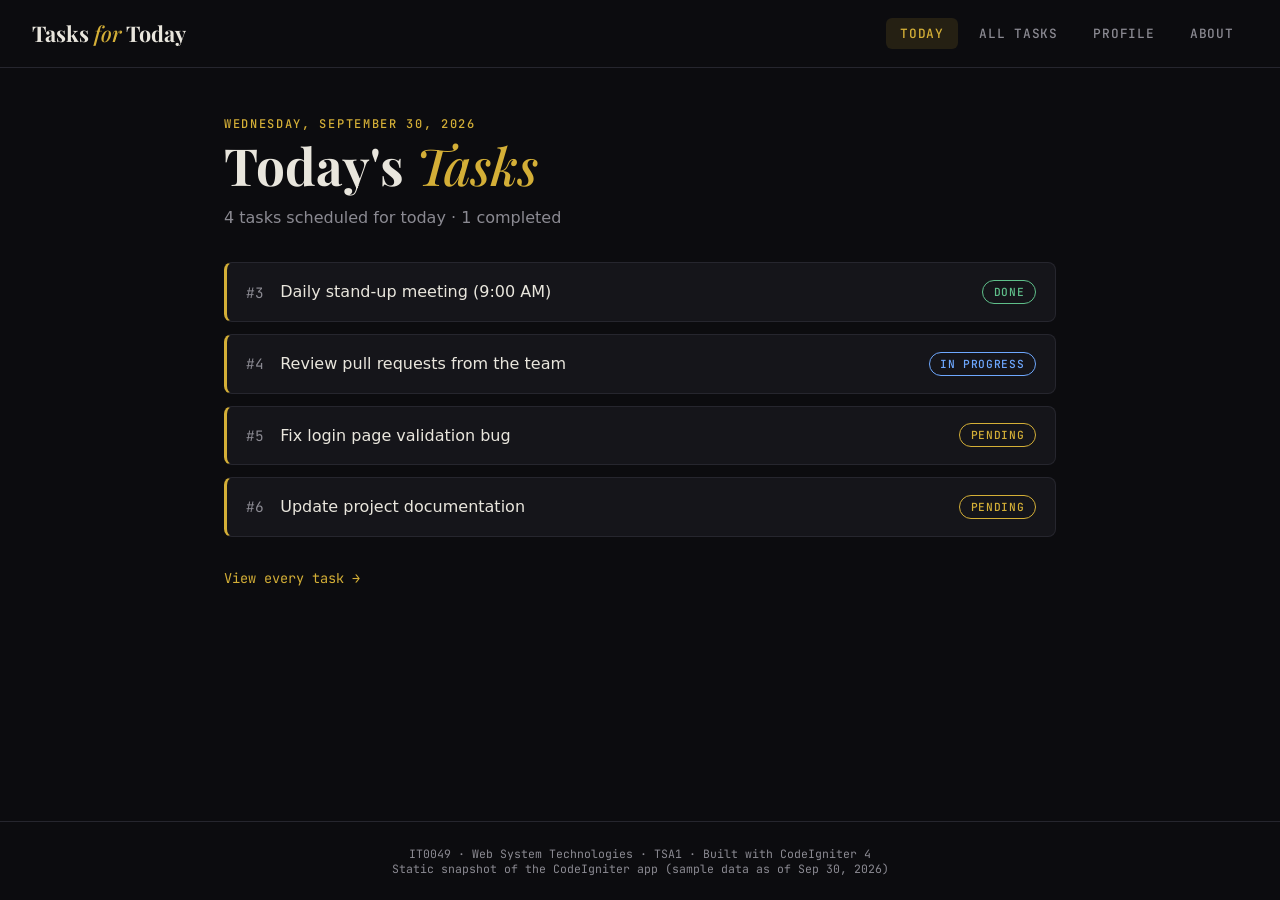
<file: docs/index.html>
<!DOCTYPE html>
<html lang="en">
<head>
    <meta charset="UTF-8">
    <meta name="viewport" content="width=device-width, initial-scale=1">
    <title>Tasks for Today · Tasks for Today</title>
    <link rel="preconnect" href="https://fonts.googleapis.com">
    <link href="https://fonts.googleapis.com/css2?family=JetBrains+Mono:wght@400;500&family=Playfair+Display:wght@500;700&display=swap" rel="stylesheet">
    <link rel="stylesheet" href="assets/css/style.css">
</head>
<body>
    <header class="topbar">
        <a class="brand" href="index.html">Tasks <em>for</em> Today</a>
        <nav>
            <a href="index.html" class="active">Today</a>
            <a href="tasks.html" class="">All Tasks</a>
            <a href="profile.html" class="">Profile</a>
            <a href="about.html" class="">About</a>
        </nav>
    </header>

    <main class="wrap">
<p class="eyebrow">Wednesday, September 30, 2026</p>
<h1>Today's <em>Tasks</em></h1>
<p class="lead">4 tasks scheduled for today · 1 completed</p>
<ul class="cards">
            <li class="card">
                <span class="mono idx">#3</span>
                <span class="title">Daily stand-up meeting (9:00 AM)</span>
                <span class="badge done">done</span>
            </li>
            <li class="card">
                <span class="mono idx">#4</span>
                <span class="title">Review pull requests from the team</span>
                <span class="badge in-progress">in progress</span>
            </li>
            <li class="card">
                <span class="mono idx">#5</span>
                <span class="title">Fix login page validation bug</span>
                <span class="badge pending">pending</span>
            </li>
            <li class="card">
                <span class="mono idx">#6</span>
                <span class="title">Update project documentation</span>
                <span class="badge pending">pending</span>
            </li>
</ul>
<p class="hint"><a href="tasks.html">View every task →</a></p>
    </main>

    <footer class="foot">IT0049 · Web System Technologies · TSA1 · Built with CodeIgniter 4<br>Static snapshot of the CodeIgniter app (sample data as of Sep 30, 2026)</footer>
</body>
</html>
</file>
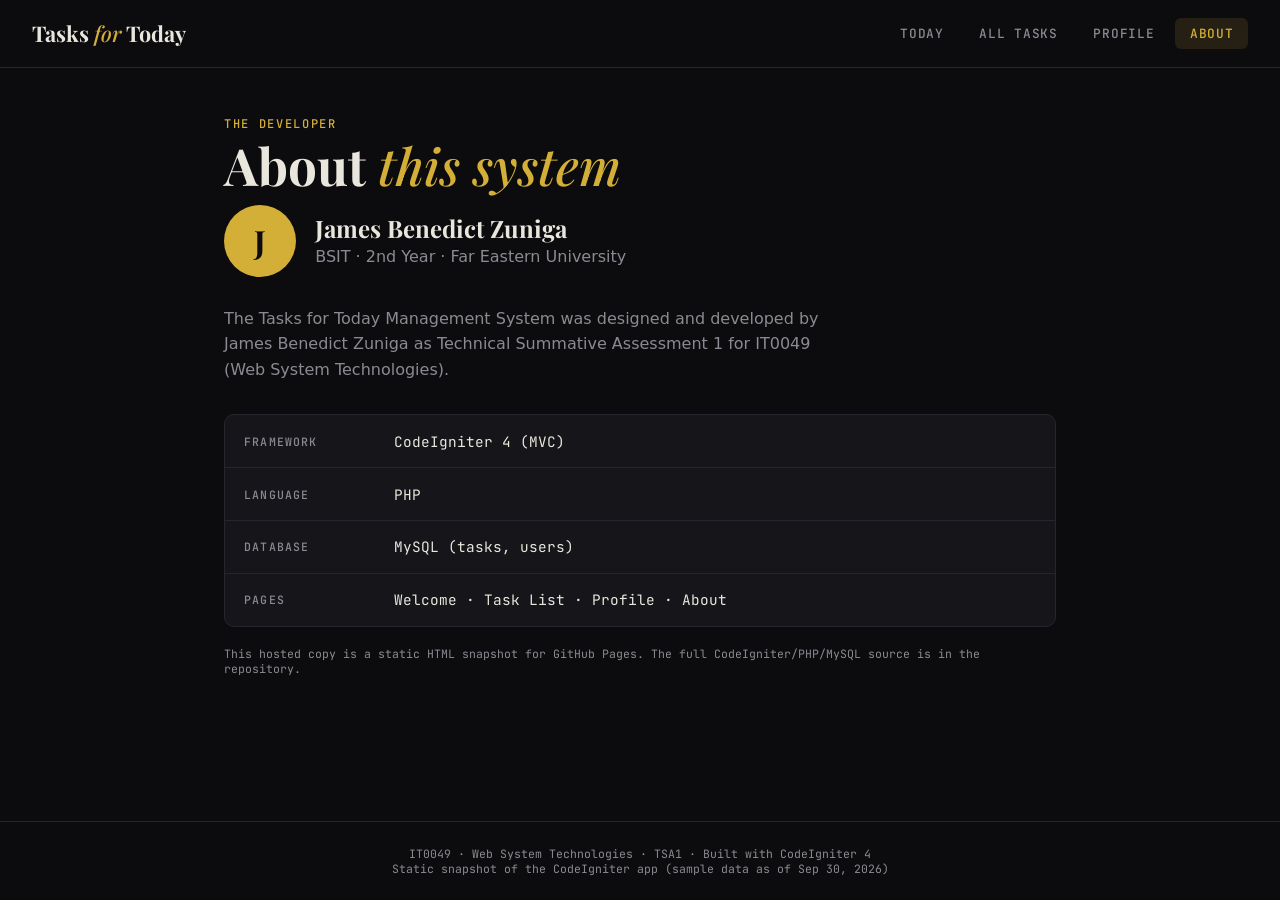
<file: docs/about.html>
<!DOCTYPE html>
<html lang="en">
<head>
    <meta charset="UTF-8">
    <meta name="viewport" content="width=device-width, initial-scale=1">
    <title>About · Tasks for Today</title>
    <link rel="preconnect" href="https://fonts.googleapis.com">
    <link href="https://fonts.googleapis.com/css2?family=JetBrains+Mono:wght@400;500&family=Playfair+Display:wght@500;700&display=swap" rel="stylesheet">
    <link rel="stylesheet" href="assets/css/style.css">
</head>
<body>
    <header class="topbar">
        <a class="brand" href="index.html">Tasks <em>for</em> Today</a>
        <nav>
            <a href="index.html" class="">Today</a>
            <a href="tasks.html" class="">All Tasks</a>
            <a href="profile.html" class="">Profile</a>
            <a href="about.html" class="active">About</a>
        </nav>
    </header>

    <main class="wrap">
<p class="eyebrow">The developer</p>
<h1>About <em>this system</em></h1>
<div class="profile">
    <div class="avatar">J</div>
    <div>
        <h2>James Benedict Zuniga</h2>
        <p class="muted">BSIT · 2nd Year · Far Eastern University</p>
    </div>
</div>
<p class="lead">
    The Tasks for Today Management System was designed and developed by James Benedict Zuniga
    as Technical Summative Assessment 1 for IT0049 (Web System Technologies).
</p>
<dl class="facts">
    <dt>Framework</dt> <dd class="mono">CodeIgniter 4 (MVC)</dd>
    <dt>Language</dt>  <dd class="mono">PHP</dd>
    <dt>Database</dt>  <dd class="mono">MySQL (tasks, users)</dd>
    <dt>Pages</dt>     <dd class="mono">Welcome · Task List · Profile · About</dd>
</dl>
<p class="snap">This hosted copy is a static HTML snapshot for GitHub Pages. The full CodeIgniter/PHP/MySQL source is in the repository.</p>
    </main>

    <footer class="foot">IT0049 · Web System Technologies · TSA1 · Built with CodeIgniter 4<br>Static snapshot of the CodeIgniter app (sample data as of Sep 30, 2026)</footer>
</body>
</html>
</file>
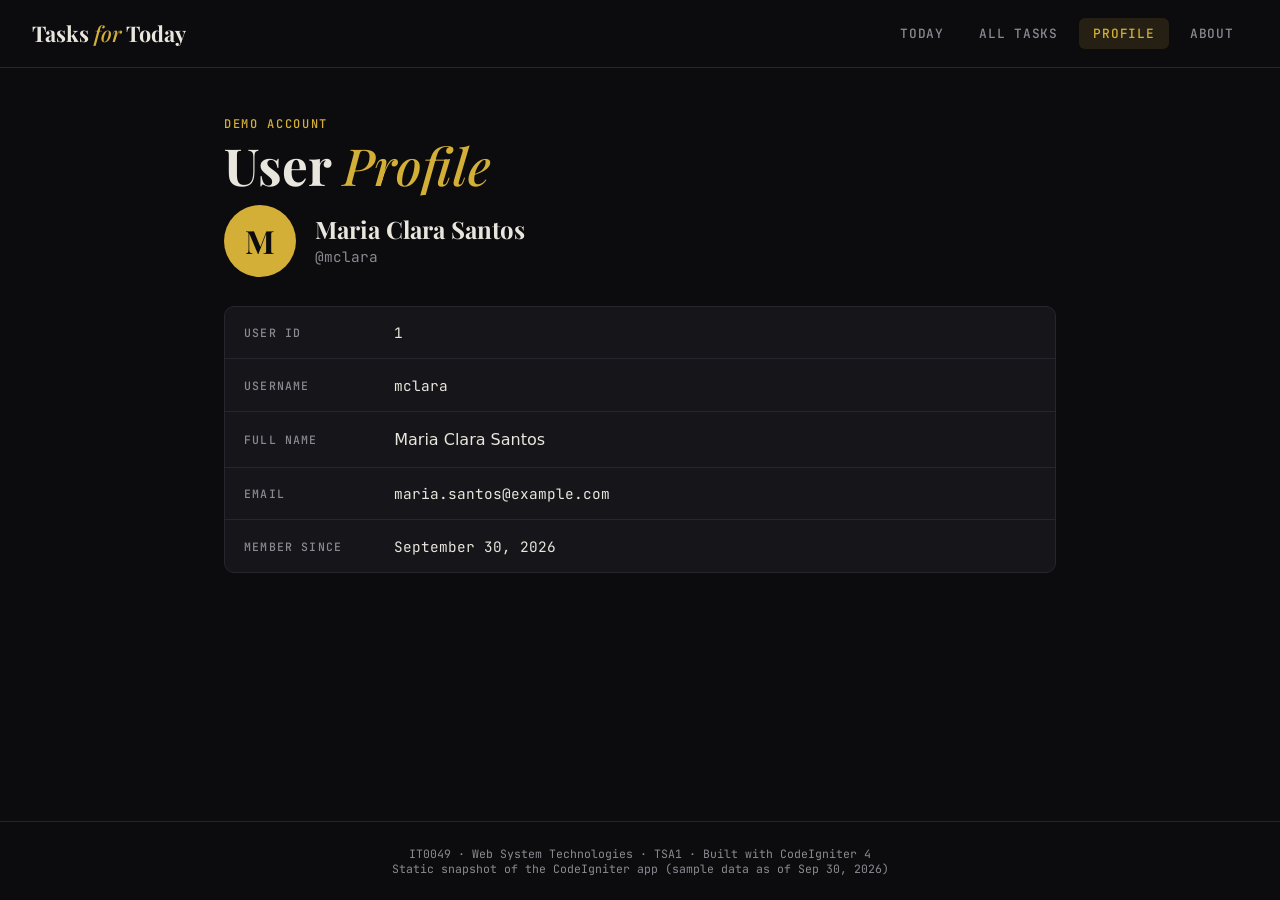
<file: docs/profile.html>
<!DOCTYPE html>
<html lang="en">
<head>
    <meta charset="UTF-8">
    <meta name="viewport" content="width=device-width, initial-scale=1">
    <title>Profile · Tasks for Today</title>
    <link rel="preconnect" href="https://fonts.googleapis.com">
    <link href="https://fonts.googleapis.com/css2?family=JetBrains+Mono:wght@400;500&family=Playfair+Display:wght@500;700&display=swap" rel="stylesheet">
    <link rel="stylesheet" href="assets/css/style.css">
</head>
<body>
    <header class="topbar">
        <a class="brand" href="index.html">Tasks <em>for</em> Today</a>
        <nav>
            <a href="index.html" class="">Today</a>
            <a href="tasks.html" class="">All Tasks</a>
            <a href="profile.html" class="active">Profile</a>
            <a href="about.html" class="">About</a>
        </nav>
    </header>

    <main class="wrap">
<p class="eyebrow">Demo account</p>
<h1>User <em>Profile</em></h1>
<div class="profile">
    <div class="avatar">M</div>
    <div>
        <h2>Maria Clara Santos</h2>
        <p class="mono muted">@mclara</p>
    </div>
</div>
<dl class="facts">
    <dt>User ID</dt>      <dd class="mono">1</dd>
    <dt>Username</dt>     <dd class="mono">mclara</dd>
    <dt>Full name</dt>    <dd>Maria Clara Santos</dd>
    <dt>Email</dt>        <dd class="mono">maria.santos@example.com</dd>
    <dt>Member since</dt> <dd class="mono">September 30, 2026</dd>
</dl>
    </main>

    <footer class="foot">IT0049 · Web System Technologies · TSA1 · Built with CodeIgniter 4<br>Static snapshot of the CodeIgniter app (sample data as of Sep 30, 2026)</footer>
</body>
</html>
</file>
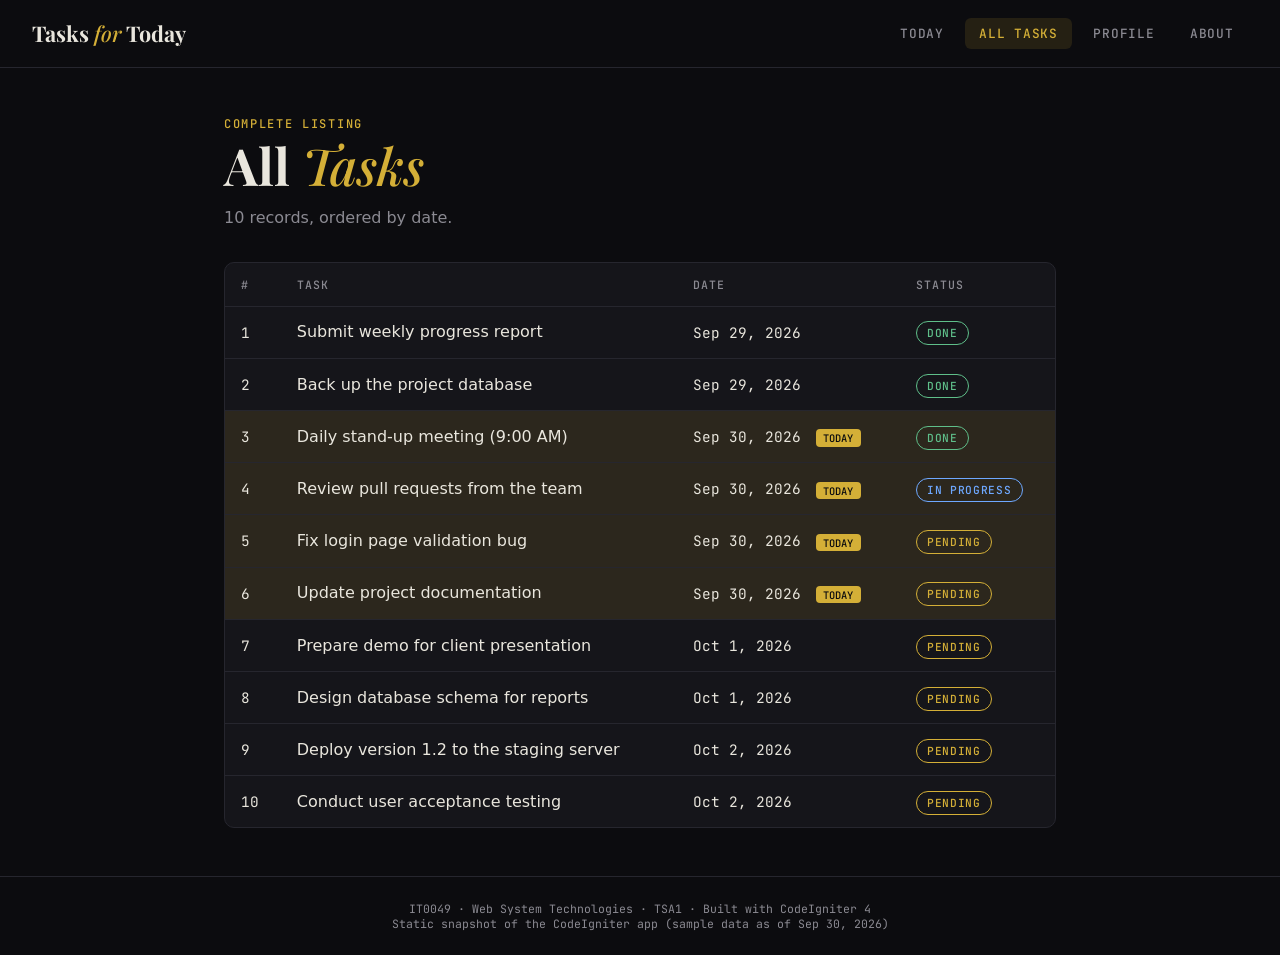
<file: docs/tasks.html>
<!DOCTYPE html>
<html lang="en">
<head>
    <meta charset="UTF-8">
    <meta name="viewport" content="width=device-width, initial-scale=1">
    <title>All Tasks · Tasks for Today</title>
    <link rel="preconnect" href="https://fonts.googleapis.com">
    <link href="https://fonts.googleapis.com/css2?family=JetBrains+Mono:wght@400;500&family=Playfair+Display:wght@500;700&display=swap" rel="stylesheet">
    <link rel="stylesheet" href="assets/css/style.css">
</head>
<body>
    <header class="topbar">
        <a class="brand" href="index.html">Tasks <em>for</em> Today</a>
        <nav>
            <a href="index.html" class="">Today</a>
            <a href="tasks.html" class="active">All Tasks</a>
            <a href="profile.html" class="">Profile</a>
            <a href="about.html" class="">About</a>
        </nav>
    </header>

    <main class="wrap">
<p class="eyebrow">Complete listing</p>
<h1>All <em>Tasks</em></h1>
<p class="lead">10 records, ordered by date.</p>
<div class="table-wrap">
    <table>
        <thead><tr><th>#</th><th>Task</th><th>Date</th><th>Status</th></tr></thead>
        <tbody>
                <tr class="">
                    <td class="mono">1</td>
                    <td>Submit weekly progress report</td>
                    <td class="mono">Sep 29, 2026 </td>
                    <td><span class="badge done">done</span></td>
                </tr>
                <tr class="">
                    <td class="mono">2</td>
                    <td>Back up the project database</td>
                    <td class="mono">Sep 29, 2026 </td>
                    <td><span class="badge done">done</span></td>
                </tr>
                <tr class="is-today">
                    <td class="mono">3</td>
                    <td>Daily stand-up meeting (9:00 AM)</td>
                    <td class="mono">Sep 30, 2026 <span class="tag">today</span></td>
                    <td><span class="badge done">done</span></td>
                </tr>
                <tr class="is-today">
                    <td class="mono">4</td>
                    <td>Review pull requests from the team</td>
                    <td class="mono">Sep 30, 2026 <span class="tag">today</span></td>
                    <td><span class="badge in-progress">in progress</span></td>
                </tr>
                <tr class="is-today">
                    <td class="mono">5</td>
                    <td>Fix login page validation bug</td>
                    <td class="mono">Sep 30, 2026 <span class="tag">today</span></td>
                    <td><span class="badge pending">pending</span></td>
                </tr>
                <tr class="is-today">
                    <td class="mono">6</td>
                    <td>Update project documentation</td>
                    <td class="mono">Sep 30, 2026 <span class="tag">today</span></td>
                    <td><span class="badge pending">pending</span></td>
                </tr>
                <tr class="">
                    <td class="mono">7</td>
                    <td>Prepare demo for client presentation</td>
                    <td class="mono">Oct 1, 2026 </td>
                    <td><span class="badge pending">pending</span></td>
                </tr>
                <tr class="">
                    <td class="mono">8</td>
                    <td>Design database schema for reports</td>
                    <td class="mono">Oct 1, 2026 </td>
                    <td><span class="badge pending">pending</span></td>
                </tr>
                <tr class="">
                    <td class="mono">9</td>
                    <td>Deploy version 1.2 to the staging server</td>
                    <td class="mono">Oct 2, 2026 </td>
                    <td><span class="badge pending">pending</span></td>
                </tr>
                <tr class="">
                    <td class="mono">10</td>
                    <td>Conduct user acceptance testing</td>
                    <td class="mono">Oct 2, 2026 </td>
                    <td><span class="badge pending">pending</span></td>
                </tr>
        </tbody>
    </table>
</div>
    </main>

    <footer class="foot">IT0049 · Web System Technologies · TSA1 · Built with CodeIgniter 4<br>Static snapshot of the CodeIgniter app (sample data as of Sep 30, 2026)</footer>
</body>
</html>
</file>
<file: docs/assets/css/style.css>
:root{--bg:#0c0c0f;--panel:#15151a;--line:#26262e;--text:#e9e6dd;--muted:#8b8a92;--gold:#d4af37;--gold-soft:rgba(212,175,55,.12);--green:#5fbf8a;--blue:#6ea8ff;--serif:'Playfair Display',Georgia,serif;--mono:'JetBrains Mono',Consolas,monospace}
*{box-sizing:border-box;margin:0}
body{background:var(--bg);color:var(--text);font:16px/1.6 system-ui,-apple-system,'Segoe UI',sans-serif;min-height:100vh;display:flex;flex-direction:column}
a{color:var(--gold);text-decoration:none}a:hover{text-decoration:underline}
.mono{font-family:var(--mono);font-size:.9em}.muted{color:var(--muted)}

.topbar{display:flex;justify-content:space-between;align-items:center;flex-wrap:wrap;gap:1rem;padding:1.1rem 2rem;border-bottom:1px solid var(--line)}
.brand{font:700 1.35rem var(--serif);color:var(--text)}.brand em{color:var(--gold);font-weight:500}.brand:hover{text-decoration:none}
nav{display:flex;gap:.4rem}
nav a{font:500 .8rem var(--mono);color:var(--muted);padding:.45rem .9rem;border-radius:6px;text-transform:uppercase;letter-spacing:.06em}
nav a:hover{color:var(--text);text-decoration:none}
nav a.active{color:var(--gold);background:var(--gold-soft)}

.wrap{width:100%;max-width:880px;margin:0 auto;padding:3rem 1.5rem;flex:1}
.eyebrow{font:500 .75rem var(--mono);letter-spacing:.14em;text-transform:uppercase;color:var(--gold)}
h1{font:700 clamp(2.2rem,5vw,3.2rem)/1.15 var(--serif);margin:.3rem 0 .6rem}h1 em{color:var(--gold);font-weight:500}
h2{font:700 1.5rem var(--serif)}
.lead{color:var(--muted);margin-bottom:2rem;max-width:60ch}.hint{margin-top:2rem;font:.85rem var(--mono)}

.cards{list-style:none;padding:0;display:grid;gap:.75rem}
.card{display:flex;align-items:center;gap:1rem;background:var(--panel);border:1px solid var(--line);border-left:3px solid var(--gold);border-radius:8px;padding:1rem 1.2rem}
.card .idx{color:var(--muted)}.card .title{flex:1}

.badge{font:500 .7rem var(--mono);text-transform:uppercase;letter-spacing:.06em;padding:.25rem .65rem;border-radius:99px;border:1px solid currentColor;white-space:nowrap}
.badge.pending{color:var(--gold)}.badge.in-progress{color:var(--blue)}.badge.done{color:var(--green)}

.table-wrap{overflow-x:auto;border:1px solid var(--line);border-radius:10px;background:var(--panel)}
table{width:100%;border-collapse:collapse}
th{font:500 .72rem var(--mono);text-transform:uppercase;letter-spacing:.1em;color:var(--muted);text-align:left;padding:.85rem 1rem;border-bottom:1px solid var(--line)}
td{padding:.8rem 1rem;border-bottom:1px solid var(--line)}tr:last-child td{border-bottom:0}
tr.is-today{background:var(--gold-soft)}
.tag{font:500 .65rem var(--mono);color:var(--bg);background:var(--gold);padding:.1rem .45rem;border-radius:4px;margin-left:.4rem;text-transform:uppercase}

.profile{display:flex;align-items:center;gap:1.2rem;margin-bottom:1.8rem}
.avatar{width:72px;height:72px;border-radius:50%;display:grid;place-items:center;font:700 2rem var(--serif);color:var(--bg);background:var(--gold)}
.facts{display:grid;grid-template-columns:150px 1fr;background:var(--panel);border:1px solid var(--line);border-radius:10px}
.facts dt,.facts dd{padding:.9rem 1.2rem;border-bottom:1px solid var(--line)}
.facts dt{font:500 .72rem var(--mono);text-transform:uppercase;letter-spacing:.1em;color:var(--muted);display:flex;align-items:center}
.facts dt:nth-last-of-type(1),.facts dd:last-of-type{border-bottom:0}

.empty{border:1px dashed var(--line);border-radius:10px;padding:2.5rem;text-align:center;color:var(--muted)}
.foot{text-align:center;padding:1.5rem;border-top:1px solid var(--line);font:.72rem var(--mono);color:var(--muted)}
@media(max-width:560px){.topbar{padding:1rem}.facts{grid-template-columns:1fr}.facts dt{border-bottom:0;padding-bottom:0}}
.snap{margin-top:1.2rem;font:.72rem var(--mono);color:var(--muted)}
</file>
